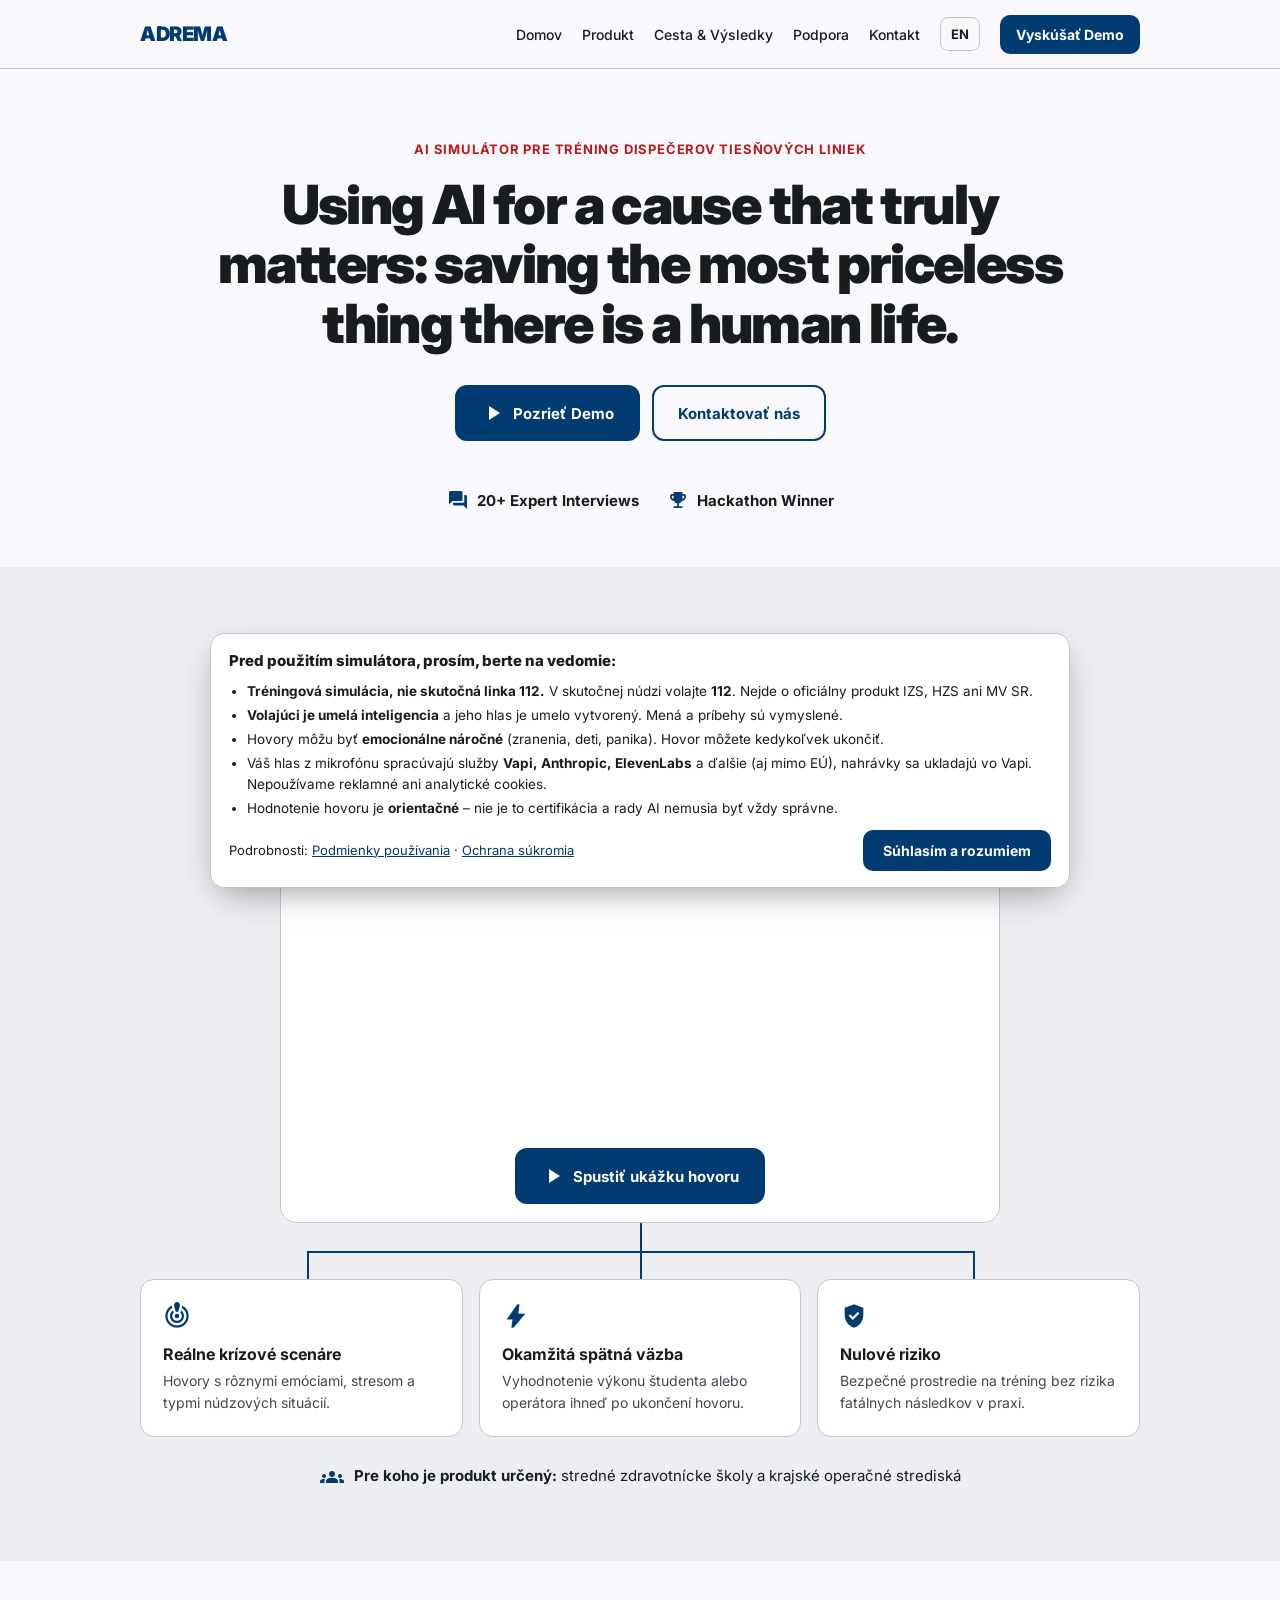
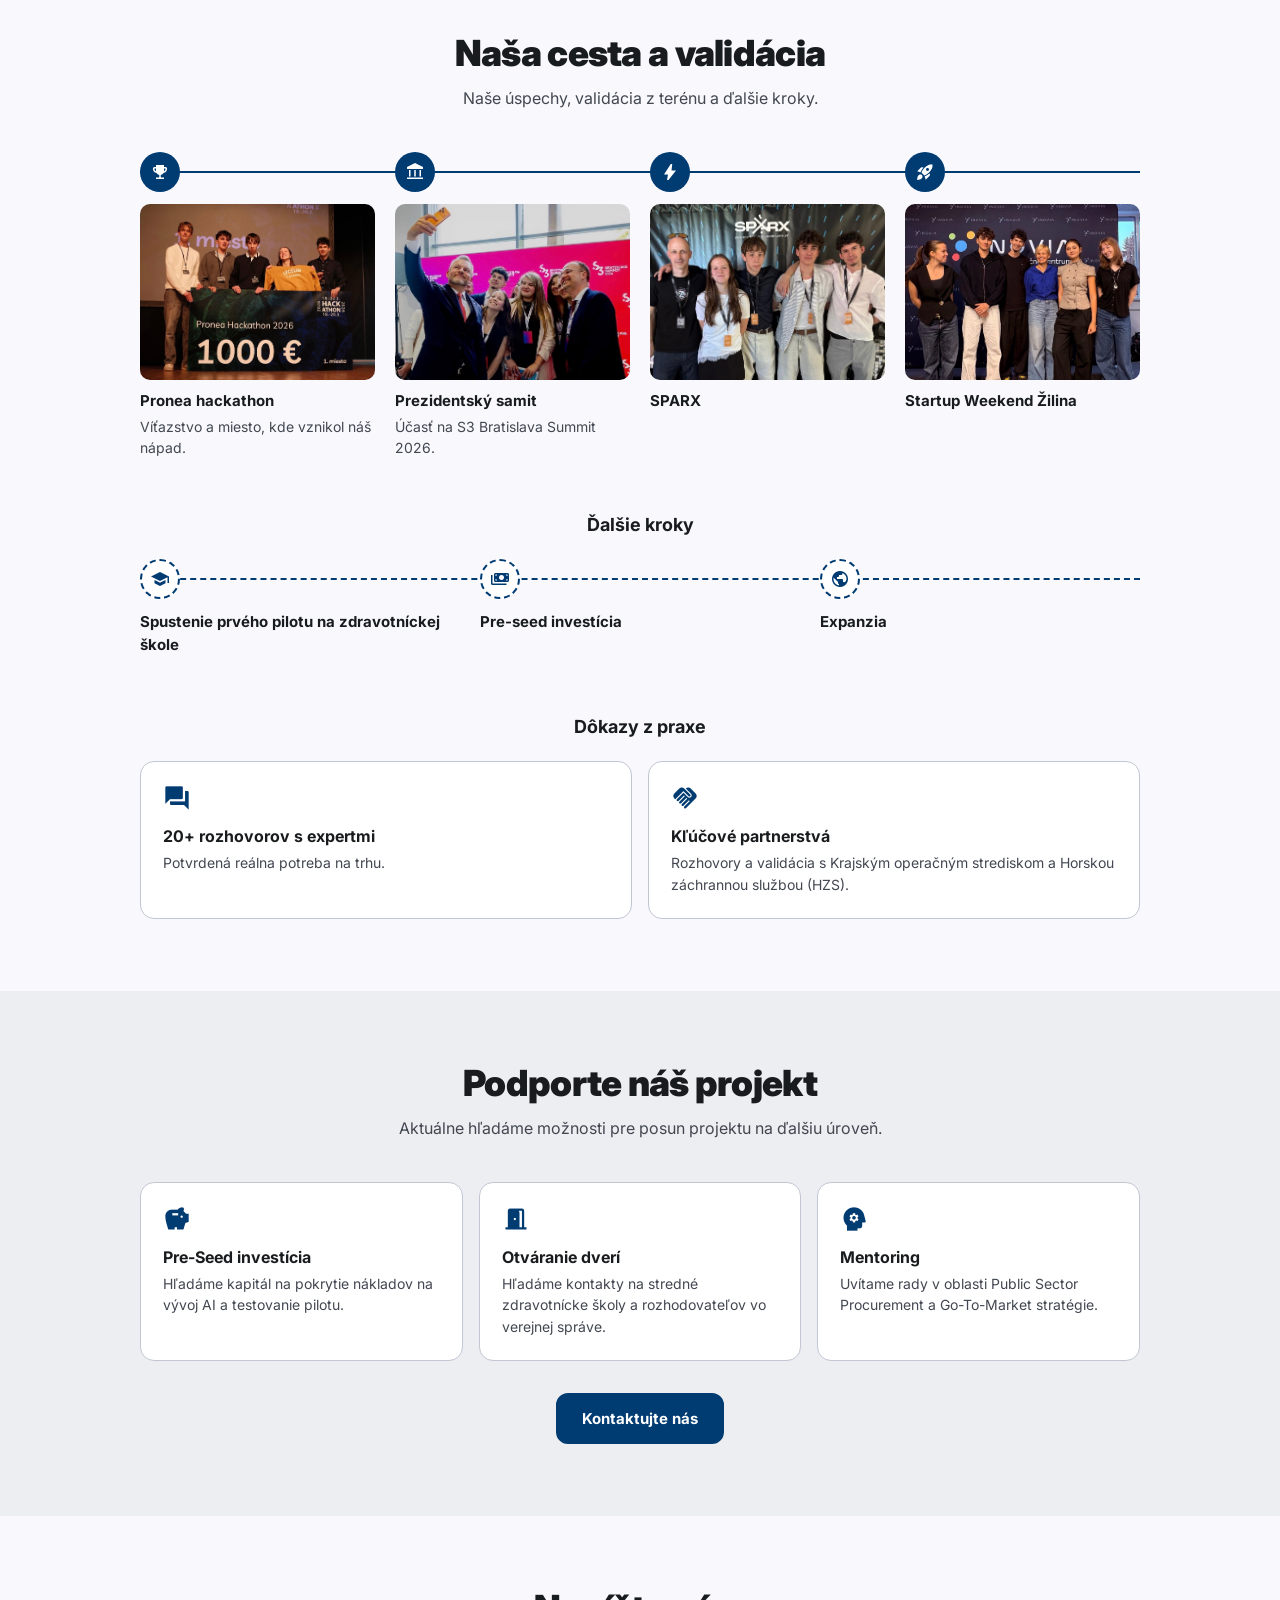
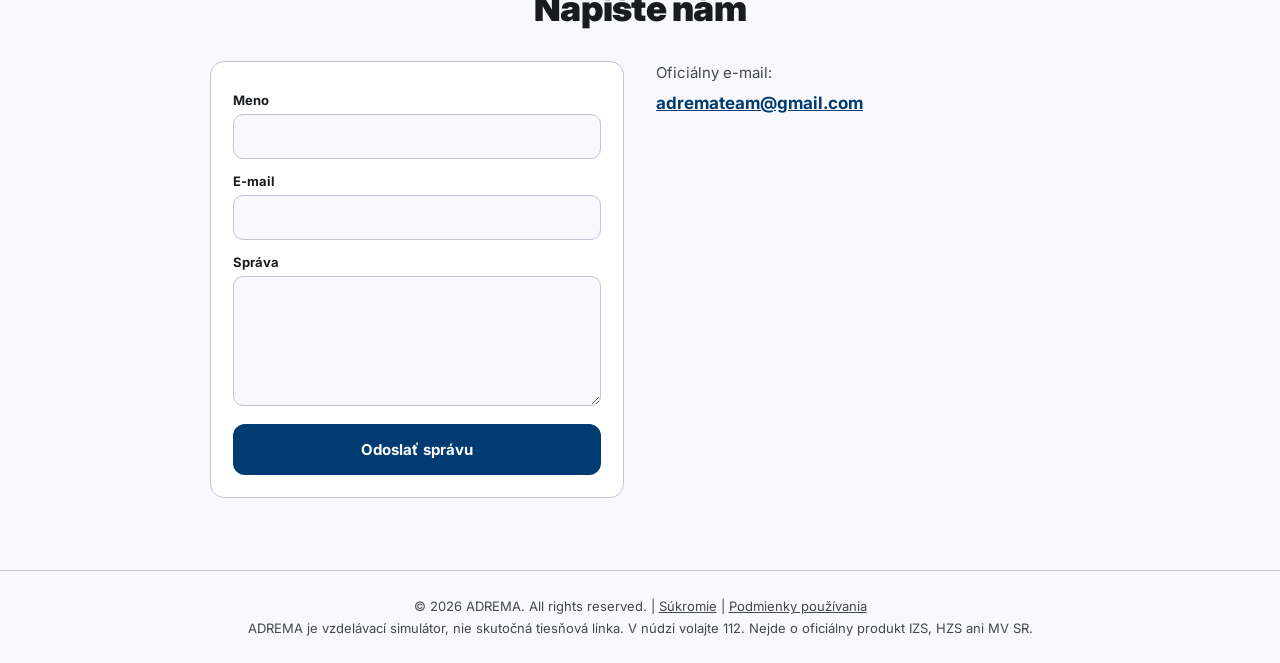
<file: index.html>
<!DOCTYPE html>
<html lang="sk">
<head>
  <meta charset="utf-8" />
  <meta name="viewport" content="width=device-width, initial-scale=1" />
  <title>ADREMA – AI simulátor pre tréning dispečerov</title>
  <meta name="description" content="AI simulátor pre tréning dispečerov tiesňových liniek." />
  <link href="https://fonts.googleapis.com/css2?family=Inter:wght@400;500;700;900&display=swap" rel="stylesheet" />
  <link href="https://fonts.googleapis.com/css2?family=Material+Symbols+Outlined:wght,FILL@400,0..1&display=swap" rel="stylesheet" />
  <script>
    // Rovnaký motív ako v simulátore (svetlý / tmavý)
    try {
      const theme = localStorage.getItem('theme');
      if (theme === 'dark') document.documentElement.classList.add('dark');
      if (theme === 'light') document.documentElement.classList.add('light');
    } catch (e) { }
  </script>
  <script src="privacy-notice.js" defer></script>
  <style>
    :root {
      --primary: #003b72;
      --primary-hover: #00529b;
      --bg: #f9f9fd;
      --text: #191c1e;
      --muted: #424751;
      --card: #ffffff;
      --border: #c2c6d3;
      --field: #edeef1;
      --accent: #ba1a1a;
      --on-primary: #ffffff;
      color-scheme: light;
    }
    @media (prefers-color-scheme: dark) {
      :root:not(.light) { --primary: #a6c8ff; --primary-hover: #d5e3ff; --bg: #111418; --text: #e2e2e6; --muted: #c2c6d3; --card: #1c2026; --border: #2e3440; --field: #262b33; --accent: #ffb4ab; --on-primary: #111418; color-scheme: dark; }
    }
    :root.dark { --primary: #a6c8ff; --primary-hover: #d5e3ff; --bg: #111418; --text: #e2e2e6; --muted: #c2c6d3; --card: #1c2026; --border: #2e3440; --field: #262b33; --accent: #ffb4ab; --on-primary: #111418; color-scheme: dark; }

    * { box-sizing: border-box; }
    html { scroll-behavior: smooth; scroll-padding-top: 88px; }
    @media (prefers-reduced-motion: reduce) { html { scroll-behavior: auto; } }
    body {
      margin: 0;
      background: var(--bg);
      color: var(--text);
      font-family: 'Inter', -apple-system, BlinkMacSystemFont, 'Segoe UI', sans-serif;
    }
    a { color: inherit; }
    .wrap { width: 100%; max-width: 1040px; margin: 0 auto; padding: 0 20px; }
    .material-symbols-outlined { font-variation-settings: 'FILL' 1; }

    /* Horná lišta */
    .nav { position: sticky; top: 0; z-index: 10; background: var(--bg); border-bottom: 1px solid var(--border); }
    .nav .wrap { display: flex; align-items: center; gap: 20px; min-height: 68px; }
    .logo { font-weight: 900; font-size: 20px; letter-spacing: -0.02em; color: var(--primary); text-decoration: none; margin-right: auto; }
    .menu { display: flex; align-items: center; gap: 20px; list-style: none; margin: 0; padding: 0; font-size: 14px; font-weight: 500; }
    .menu a { text-decoration: none; }
    .menu a:hover { color: var(--primary); }
    .lang, .burger { background: none; border: 1px solid var(--border); border-radius: 8px; color: var(--text); font: inherit; font-size: 13px; font-weight: 700; padding: 8px 10px; cursor: pointer; }
    .burger { display: none; padding: 6px 8px; line-height: 0; }
    .btn {
      display: inline-flex; align-items: center; justify-content: center; gap: 8px;
      background: var(--primary); color: var(--on-primary);
      font: inherit; font-size: 15px; font-weight: 700;
      padding: 14px 24px; border: 2px solid var(--primary); border-radius: 12px;
      text-decoration: none; cursor: pointer;
      transition: background 0.15s, transform 0.1s;
    }
    .btn:hover { background: var(--primary-hover); border-color: var(--primary-hover); }
    .btn:active { transform: scale(0.97); }
    .btn.ghost { background: transparent; color: var(--primary); }
    .btn.ghost:hover { background: var(--field); border-color: var(--primary); }
    .btn.small { font-size: 14px; padding: 9px 14px; border-radius: 10px; white-space: nowrap; }
    :focus-visible { outline: 3px solid var(--primary-hover); outline-offset: 2px; }

    /* Sekcie */
    section { padding: 72px 0; }
    section.alt { background: var(--field); }
    h2 { font-size: clamp(26px, 4vw, 36px); font-weight: 900; letter-spacing: -0.02em; line-height: 1.15; margin: 0 0 12px; text-align: center; }
    .intro { color: var(--muted); font-size: 16px; line-height: 1.6; text-align: center; max-width: 620px; margin: 0 auto 40px; }
    h3.sub { font-size: 18px; margin: 56px 0 24px; text-align: center; }
    .grid { display: grid; grid-template-columns: repeat(3, 1fr); gap: 16px; }
    .tile { background: var(--card); border: 1px solid var(--border); border-radius: 14px; padding: 22px; }
    .tile .material-symbols-outlined { color: var(--primary); font-size: 28px; }
    .tile h3 { font-size: 16px; margin: 10px 0 6px; }
    .tile p { font-size: 14px; line-height: 1.55; color: var(--muted); margin: 0; }

    /* Úvod */
    .hero { text-align: center; padding: 72px 0 56px; }
    .eyebrow { color: var(--accent); font-size: 13px; font-weight: 700; letter-spacing: 0.06em; text-transform: uppercase; margin: 0 0 18px; }
    h1 { font-size: clamp(32px, 5.4vw, 54px); line-height: 1.1; font-weight: 900; letter-spacing: -0.03em; margin: 0 auto 32px; max-width: 880px; }
    .actions { display: flex; flex-wrap: wrap; justify-content: center; gap: 12px; }
    .stats { display: flex; flex-wrap: wrap; justify-content: center; gap: 8px 28px; margin: 48px 0 0; padding: 0; list-style: none; font-size: 15px; font-weight: 700; }
    .stats li { display: flex; align-items: center; gap: 8px; }
    .stats .material-symbols-outlined { color: var(--primary); font-size: 22px; }

    /* Ukážka hovoru */
    .demo { background: var(--card); border: 1px solid var(--border); border-radius: 16px; max-width: 720px; margin: 0 auto; overflow: hidden; }
    .demo-head { display: flex; align-items: center; justify-content: space-between; gap: 12px; flex-wrap: wrap; padding: 14px 18px; border-bottom: 1px solid var(--border); font-size: 13px; font-weight: 700; }
    .demo-head span { display: inline-flex; align-items: center; gap: 8px; }
    .demo-head .material-symbols-outlined { color: var(--accent); font-size: 20px; }
    .demo-log { list-style: none; margin: 0; padding: 18px; min-height: 340px; display: flex; flex-direction: column; gap: 10px; }
    .demo-log li { max-width: 84%; padding: 10px 14px; border-radius: 12px; font-size: 14px; line-height: 1.45; background: var(--field); }
    .demo-log li b { display: block; font-size: 11px; letter-spacing: 0.04em; text-transform: uppercase; color: var(--muted); margin-bottom: 2px; }
    .demo-log li.me { align-self: flex-end; background: var(--primary); color: var(--on-primary); }
    .demo-log li.me b { color: inherit; }
    .demo-log li.fb { align-self: stretch; max-width: 100%; background: none; border: 2px solid var(--primary); padding: 14px; }
    .fb-head { display: flex; align-items: center; justify-content: space-between; gap: 12px; margin-bottom: 8px; }
    .fb-head b { margin: 0; }
    .fb-score { font-size: 20px; font-weight: 900; color: var(--primary); white-space: nowrap; }
    .fb-good::before { content: '✓  '; color: var(--primary); font-weight: 900; }
    .fb-tip { margin-top: 6px; color: var(--muted); }
    .fb-tip::before { content: '→  '; font-weight: 900; }
    .demo-foot { padding: 0 18px 18px; text-align: center; }

    /* Paličky z ukážky k funkciám */
    .sticks { position: relative; max-width: 100%; height: 56px; }
    .sticks::before { content: ''; position: absolute; left: 50%; top: 0; height: 28px; border-left: 2px solid var(--primary); }
    .sticks i { position: absolute; top: 28px; height: 28px; border-left: 2px solid var(--primary); }
    .sticks i:nth-child(1) { left: 16.66%; }
    .sticks i:nth-child(2) { left: 50%; }
    .sticks i:nth-child(3) { left: 83.33%; }
    .sticks::after { content: ''; position: absolute; left: 16.66%; right: 16.66%; top: 28px; border-top: 2px solid var(--primary); }

    .audience { display: flex; align-items: center; justify-content: center; gap: 10px; text-align: center; margin: 28px 0 0; font-size: 15px; line-height: 1.5; }
    .audience .material-symbols-outlined { color: var(--primary); }

    /* Časová os */
    .timeline { list-style: none; margin: 0; padding: 0; display: grid; grid-auto-flow: column; grid-auto-columns: 1fr; gap: 20px; position: relative; }
    .timeline::before { content: ''; position: absolute; left: 0; right: 0; top: 19px; border-top: 2px solid var(--primary); }
    .timeline.next::before { border-top-style: dashed; }
    .timeline li { position: relative; font-size: 14px; line-height: 1.5; }
    .timeline .dot { position: relative; display: flex; align-items: center; justify-content: center; width: 40px; height: 40px; border-radius: 50%; background: var(--primary); color: var(--on-primary); margin-bottom: 12px; }
    .timeline.next .dot { background: var(--card); color: var(--primary); border: 2px dashed var(--primary); }
    .timeline .dot .material-symbols-outlined { font-size: 20px; }
    .timeline .photo { display: block; width: 100%; height: auto; aspect-ratio: 4 / 3; object-fit: cover; border-radius: 10px; margin-bottom: 10px; }
    .timeline .photo.top { object-position: top; }
    .timeline b { display: block; font-size: 15px; margin-bottom: 4px; }
    .timeline span.t { color: var(--muted); }
    .two { grid-template-columns: repeat(2, 1fr); }

    /* Kontakt */
    .contact { display: grid; grid-template-columns: 1fr 1fr; gap: 32px; align-items: start; max-width: 860px; margin: 0 auto; }
    form { display: grid; gap: 6px; }
    label { font-size: 13px; font-weight: 700; margin-top: 8px; }
    input, textarea { width: 100%; font: inherit; font-size: 15px; color: var(--text); background: var(--bg); border: 1px solid var(--border); border-radius: 10px; padding: 12px; }
    textarea { min-height: 130px; resize: vertical; }
    form .btn { margin-top: 12px; }
    .form-note { font-size: 13px; line-height: 1.5; color: var(--muted); margin: 8px 0 0; }
    .direct p { font-size: 15px; line-height: 1.6; color: var(--muted); margin: 0 0 8px; }
    .direct a { font-size: 17px; font-weight: 700; color: var(--primary); overflow-wrap: anywhere; }

    footer { border-top: 1px solid var(--border); padding: 24px 0; text-align: center; font-size: 13px; line-height: 1.7; color: var(--muted); }

    @media (max-width: 960px) {
      .burger { display: block; }
      .menu { display: none; position: absolute; left: 0; right: 0; top: 100%; flex-direction: column; align-items: flex-start; gap: 0; background: var(--bg); border-bottom: 1px solid var(--border); padding: 8px 20px 12px; }
      .menu.open { display: flex; }
      .menu a { display: block; padding: 10px 0; font-size: 16px; }
    }
    @media (max-width: 760px) {
      section { padding: 56px 0; }
      .grid, .two, .contact { grid-template-columns: 1fr; }
      .sticks::after, .sticks i { display: none; }
      .sticks { height: 32px; }
      .sticks::before { height: 32px; }
      .timeline { grid-auto-flow: row; gap: 24px; }
      .timeline::before { left: 19px; right: auto; top: 0; bottom: 0; border-top: 0; border-left: 2px solid var(--primary); }
      .timeline.next::before { border-left-style: dashed; }
      .timeline li { padding-left: 56px; min-height: 40px; }
      .timeline .dot { position: absolute; left: 0; top: 0; margin: 0; }
    }
  </style>
</head>
<body>
  <nav class="nav">
    <div class="wrap">
      <a class="logo" href="#domov">ADREMA</a>
      <ul class="menu" id="menu">
        <li><a href="#domov" data-en="Home">Domov</a></li>
        <li><a href="#produkt" data-en="Product">Produkt</a></li>
        <li><a href="#cesta" data-en="Our Journey">Cesta &amp; Výsledky</a></li>
        <li><a href="#podpora" data-en="Support Us">Podpora</a></li>
        <li><a href="#kontakt" data-en="Contact">Kontakt</a></li>
      </ul>
      <button class="lang" id="lang" type="button" aria-label="Zmeniť jazyk / Change language">EN</button>
      <a class="btn small" href="#produkt" data-en="Watch Demo">Vyskúšať Demo</a>
      <button class="burger" id="burger" type="button" aria-label="Menu" aria-expanded="false" aria-controls="menu"><span class="material-symbols-outlined">menu</span></button>
    </div>
  </nav>

  <main>
    <div class="hero wrap" id="domov">
      <p class="eyebrow" data-en="AI Voice Simulator for Emergency Dispatcher Training">AI simulátor pre tréning dispečerov tiesňových liniek</p>
      <h1>Using AI for a cause that truly matters: saving the most priceless thing there is a human life.</h1>
      <div class="actions">
        <a class="btn" href="#produkt"><span class="material-symbols-outlined">play_arrow</span><span data-en="Watch Demo">Pozrieť Demo</span></a>
        <a class="btn ghost" href="#kontakt" data-en="Get in Touch">Kontaktovať nás</a>
      </div>
      <ul class="stats">
        <li><span class="material-symbols-outlined">forum</span>20+ Expert Interviews</li>
        <li><span class="material-symbols-outlined">emoji_events</span>Hackathon Winner</li>
      </ul>
    </div>

    <section class="alt" id="produkt">
      <div class="wrap">
        <h2 data-en="How ADREMA works">Ako funguje ADREMA</h2>
        <p class="intro" data-en="A sample transcript of a call between a dispatcher and an AI caller.">Ukážkový prepis hovoru medzi dispečerom a AI volajúcim.</p>
        <div class="demo">
          <div class="demo-head">
            <span><span class="material-symbols-outlined">emergency</span><span data-en="Sample call · fictional scenario">Ukážkový hovor · vymyslený scenár</span></span>
          </div>
          <ol class="demo-log" id="demo-log" aria-live="polite"></ol>
          <div class="demo-foot">
            <button class="btn" id="demo-play" type="button"><span class="material-symbols-outlined">play_arrow</span><span id="demo-label" data-en="Play Demo Call">Spustiť ukážku hovoru</span></button>
          </div>
        </div>
        <div class="sticks" aria-hidden="true"><i></i><i></i><i></i></div>
        <div class="grid">
          <div class="tile"><span class="material-symbols-outlined">crisis_alert</span><h3 data-en="Realistic Crisis Scenarios">Reálne krízové scenáre</h3><p data-en="Calls with different emotions, stress levels and types of emergencies.">Hovory s rôznymi emóciami, stresom a typmi núdzových situácií.</p></div>
          <div class="tile"><span class="material-symbols-outlined">bolt</span><h3 data-en="Instant AI Feedback">Okamžitá spätná väzba</h3><p data-en="Performance of the student or operator is evaluated right after the call ends.">Vyhodnotenie výkonu študenta alebo operátora ihneď po ukončení hovoru.</p></div>
          <div class="tile"><span class="material-symbols-outlined">verified_user</span><h3 data-en="Risk-Free Practice">Nulové riziko</h3><p data-en="A safe training environment with no risk of fatal consequences in practice.">Bezpečné prostredie na tréning bez rizika fatálnych následkov v praxi.</p></div>
        </div>
        <p class="audience"><span class="material-symbols-outlined">groups</span><span><b data-en="Who it is for:">Pre koho je produkt určený:</b> <span data-en="Secondary medical schools &amp; regional emergency dispatch centres">stredné zdravotnícke školy a krajské operačné strediská</span></span></p>
      </div>
    </section>

    <section id="cesta">
      <div class="wrap">
        <h2 data-en="Our Journey &amp; Validation">Naša cesta a validácia</h2>
        <p class="intro" data-en="Our achievements, validation from the field and next steps.">Naše úspechy, validácia z terénu a ďalšie kroky.</p>
        <ol class="timeline">
          <li><div class="dot"><span class="material-symbols-outlined">emoji_events</span></div><img class="photo" src="fotky/pronea-hackathon.jpg" alt="Pronea Hackathon 2026" width="1091" height="851" loading="lazy" /><b data-en="Pronea Hackathon">Pronea hackathon</b><span class="t" data-en="Our win, and where our idea was born.">Víťazstvo a miesto, kde vznikol náš nápad.</span></li>
          <li><div class="dot"><span class="material-symbols-outlined">account_balance</span></div><img class="photo top" src="fotky/summit.jpg" alt="S3 Bratislava Summit 2026" width="994" height="878" loading="lazy" /><b data-en="Presidential Summit">Prezidentský samit</b><span class="t" data-en="Participation in the S3 Bratislava Summit 2026.">Účasť na S3 Bratislava Summit 2026.</span></li>
          <li><div class="dot"><span class="material-symbols-outlined">bolt</span></div><img class="photo" src="fotky/sparx.jpg" alt="SPARX" width="1080" height="720" loading="lazy" /><b>SPARX</b></li>
          <li><div class="dot"><span class="material-symbols-outlined">rocket_launch</span></div><img class="photo top" src="fotky/startup-weekend-zilina.jpg" alt="Startup Weekend Žilina" width="1153" height="953" loading="lazy" /><b>Startup Weekend Žilina</b></li>
        </ol>

        <h3 class="sub" data-en="Next steps">Ďalšie kroky</h3>
        <ol class="timeline next">
          <li><div class="dot"><span class="material-symbols-outlined">school</span></div><b data-en="First pilot at a medical school">Spustenie prvého pilotu na zdravotníckej škole</b></li>
          <li><div class="dot"><span class="material-symbols-outlined">payments</span></div><b data-en="Pre-seed investment">Pre-seed investícia</b></li>
          <li><div class="dot"><span class="material-symbols-outlined">public</span></div><b data-en="Expansion">Expanzia</b></li>
        </ol>

        <h3 class="sub" data-en="Validation Highlights">Dôkazy z praxe</h3>
        <div class="grid two">
          <div class="tile"><span class="material-symbols-outlined">forum</span><h3 data-en="20+ expert interviews">20+ rozhovorov s expertmi</h3><p data-en="Confirmed a real need on the market.">Potvrdená reálna potreba na trhu.</p></div>
          <div class="tile"><span class="material-symbols-outlined">handshake</span><h3 data-en="Key partnerships">Kľúčové partnerstvá</h3><p data-en="Interviews and validation with a regional dispatch centre and the Mountain Rescue Service (HZS).">Rozhovory a validácia s Krajským operačným strediskom a Horskou záchrannou službou (HZS).</p></div>
        </div>
      </div>
    </section>

    <section class="alt" id="podpora">
      <div class="wrap">
        <h2 data-en="How You Can Support Us">Podporte náš projekt</h2>
        <p class="intro" data-en="We are looking for early-stage support and partnerships.">Aktuálne hľadáme možnosti pre posun projektu na ďalšiu úroveň.</p>
        <div class="grid">
          <div class="tile"><span class="material-symbols-outlined">savings</span><h3 data-en="Pre-Seed Investment">Pre-Seed investícia</h3><p data-en="We are looking for capital to cover AI development and pilot testing.">Hľadáme kapitál na pokrytie nákladov na vývoj AI a testovanie pilotu.</p></div>
          <div class="tile"><span class="material-symbols-outlined">door_open</span><h3 data-en="Door Opening">Otváranie dverí</h3><p data-en="We are looking for contacts at secondary medical schools and decision-makers in public administration.">Hľadáme kontakty na stredné zdravotnícke školy a rozhodovateľov vo verejnej správe.</p></div>
          <div class="tile"><span class="material-symbols-outlined">psychology</span><h3>Mentoring</h3><p data-en="We welcome advice on Public Sector Procurement and Go-To-Market strategy.">Uvítame rady v oblasti Public Sector Procurement a Go-To-Market stratégie.</p></div>
        </div>
        <div class="actions" style="margin-top:32px"><a class="btn" href="#kontakt" data-en="Contact Us">Kontaktujte nás</a></div>
      </div>
    </section>

    <section id="kontakt">
      <div class="wrap">
        <h2 style="margin-bottom:32px" data-en="Get in Touch">Napíšte nám</h2>
        <div class="contact">
          <form class="tile" id="contact-form">
            <label for="c-name" data-en="Name">Meno</label>
            <input id="c-name" type="text" autocomplete="name" required maxlength="100" />
            <label for="c-email">E-mail</label>
            <input id="c-email" type="email" autocomplete="email" required maxlength="150" />
            <label for="c-message" data-en="Message">Správa</label>
            <textarea id="c-message" required maxlength="2000"></textarea>
            <button class="btn" type="submit" data-en="Send Message">Odoslať správu</button>
            <p class="form-note" id="form-note" hidden role="status" data-en="Your e-mail app has opened with the message ready. Press send there. If nothing happened, write to us directly.">Otvorila sa vaša e-mailová aplikácia s pripravenou správou. Odošlite ju v nej. Ak sa nič nestalo, napíšte nám priamo.</p>
          </form>
          <div class="direct">
            <p data-en="Official e-mail:">Oficiálny e-mail:</p>
            <a href="mailto:adremateam@gmail.com">adremateam@gmail.com</a>
          </div>
        </div>
      </div>
    </section>
  </main>

  <footer>
    <div class="wrap">
      <div>© 2026 ADREMA. All rights reserved. | <a href="sukromie.html" data-en="Privacy Policy">Súkromie</a> | <a href="podmienky.html" data-en="Terms of Use">Podmienky používania</a></div>
      <div data-en="ADREMA is an educational simulator, not a real emergency line. In an emergency call 112. It is not an official product of the IZS, HZS or the Ministry of Interior of the Slovak Republic.">ADREMA je vzdelávací simulátor, nie skutočná tiesňová linka. V núdzi volajte 112. Nejde o oficiálny produkt IZS, HZS ani MV SR.</div>
    </div>
  </footer>

  <script>
    const DEMO = {
      sk: {
        me: 'Dispečer', them: 'Volajúci',
        fb: {
          title: 'Spätná väzba pre dispečera · ukážka', score: 58,
          good: ['Vedomie overené', 'Dýchanie overené', 'Volajúci upokojený'],
          tip: 'Adresa nebola zistená, takže pomoc nevie, kam ísť. Opýtaj sa na ňu hneď na začiatku hovoru.'
        },
        lines: [
          [1, 'Linka 112, čo sa stalo?'],
          [0, 'Prosím rýchlo! Môj priateľ leží v kúpeľni a nereaguje!'],
          [1, 'Reaguje, keď naňho hovoríte?'],
          [0, 'Nie, vôbec! Skúšal som ním aj zatriasť!'],
          [1, 'Dýcha? Pozrite sa, či sa mu hýbe hrudník.'],
          [0, 'Neviem... áno, myslím že áno, ale veľmi slabo!'],
          [1, 'Pomoc je na ceste. Ostaňte pri ňom, poviem vám, čo máte robiť.']
        ]
      },
      en: {
        me: 'Dispatcher', them: 'Caller',
        fb: {
          title: 'Dispatcher feedback · sample', score: 58,
          good: ['Consciousness checked', 'Breathing checked', 'Caller reassured'],
          tip: 'The address was never established, so help does not know where to go. Ask for it at the very start of the call.'
        },
        lines: [
          [1, 'Emergency line 112, what happened?'],
          [0, 'Please hurry! My friend is lying in the bathroom and not responding!'],
          [1, 'Does he respond when you talk to him?'],
          [0, 'No, not at all! I even tried shaking him!'],
          [1, 'Is he breathing? Look whether his chest is moving.'],
          [0, 'I don’t know... yes, I think so, but very weakly!'],
          [1, 'Help is on the way. Stay with him, I will tell you what to do.']
        ]
      }
    };

    let lang = 'sk';
    try { if (localStorage.getItem('adrema_site_lang') === 'en') lang = 'en'; } catch (e) { }

    const log = document.getElementById('demo-log');
    let demoTimer = null;

    function stopDemo() {
      clearTimeout(demoTimer);
      log.textContent = '';
    }

    function addLine([isMe, text]) {
      const d = DEMO[lang];
      const li = document.createElement('li');
      if (isMe) li.className = 'me';
      const who = document.createElement('b');
      who.textContent = isMe ? d.me : d.them;
      li.append(who, text);
      log.append(li);
    }

    function playDemo() {
      stopDemo();
      const d = DEMO[lang];
      const finish = () => {
        const li = document.createElement('li');
        li.className = 'fb';
        const line = (tag, cls, text) => {
          const el = document.createElement(tag);
          if (cls) el.className = cls;
          el.textContent = text;
          return el;
        };
        const head = line('div', 'fb-head', '');
        head.append(line('b', '', d.fb.title), line('span', 'fb-score', d.fb.score + ' / 100'));
        li.append(head);
        d.fb.good.forEach(text => li.append(line('div', 'fb-good', text)));
        li.append(line('div', 'fb-tip', d.fb.tip));
        log.append(li);
      };
      if (matchMedia('(prefers-reduced-motion: reduce)').matches) {
        d.lines.forEach(addLine);
        finish();
        return;
      }
      let i = 0;
      const next = () => {
        if (i >= d.lines.length) return finish();
        addLine(d.lines[i++]);
        demoTimer = setTimeout(next, 1500);
      };
      next();
    }

    function applyLang() {
      document.documentElement.lang = lang;
      document.querySelectorAll('[data-en]').forEach(el => {
        if (el.dataset.sk === undefined) el.dataset.sk = el.textContent;
        el.textContent = lang === 'en' ? el.dataset.en : el.dataset.sk;
      });
      document.title = lang === 'en' ? 'ADREMA – AI Voice Simulator for Emergency Dispatcher Training' : 'ADREMA – AI simulátor pre tréning dispečerov';
      document.getElementById('lang').textContent = lang === 'en' ? 'SK' : 'EN';
      stopDemo();
    }

    document.getElementById('demo-play').addEventListener('click', playDemo);

    document.getElementById('lang').addEventListener('click', () => {
      lang = lang === 'en' ? 'sk' : 'en';
      try { localStorage.setItem('adrema_site_lang', lang); } catch (e) { }
      applyLang();
    });

    const menu = document.getElementById('menu');
    const burger = document.getElementById('burger');
    burger.addEventListener('click', () => {
      burger.setAttribute('aria-expanded', menu.classList.toggle('open'));
    });
    menu.addEventListener('click', (e) => {
      if (e.target.closest('a')) {
        menu.classList.remove('open');
        burger.setAttribute('aria-expanded', 'false');
      }
    });

    // Web je statický, správu preto odošle e-mailová aplikácia návštevníka
    document.getElementById('contact-form').addEventListener('submit', (e) => {
      e.preventDefault();
      const name = document.getElementById('c-name').value.trim();
      const email = document.getElementById('c-email').value.trim();
      const message = document.getElementById('c-message').value.trim();
      const subject = encodeURIComponent('ADREMA – správa od ' + name);
      const body = encodeURIComponent(message + '\n\n' + name + '\n' + email);
      location.href = 'mailto:adremateam@gmail.com?subject=' + subject + '&body=' + body;
      document.getElementById('form-note').hidden = false;
    });

    applyLang();
  </script>
</body>
</html>
</file>
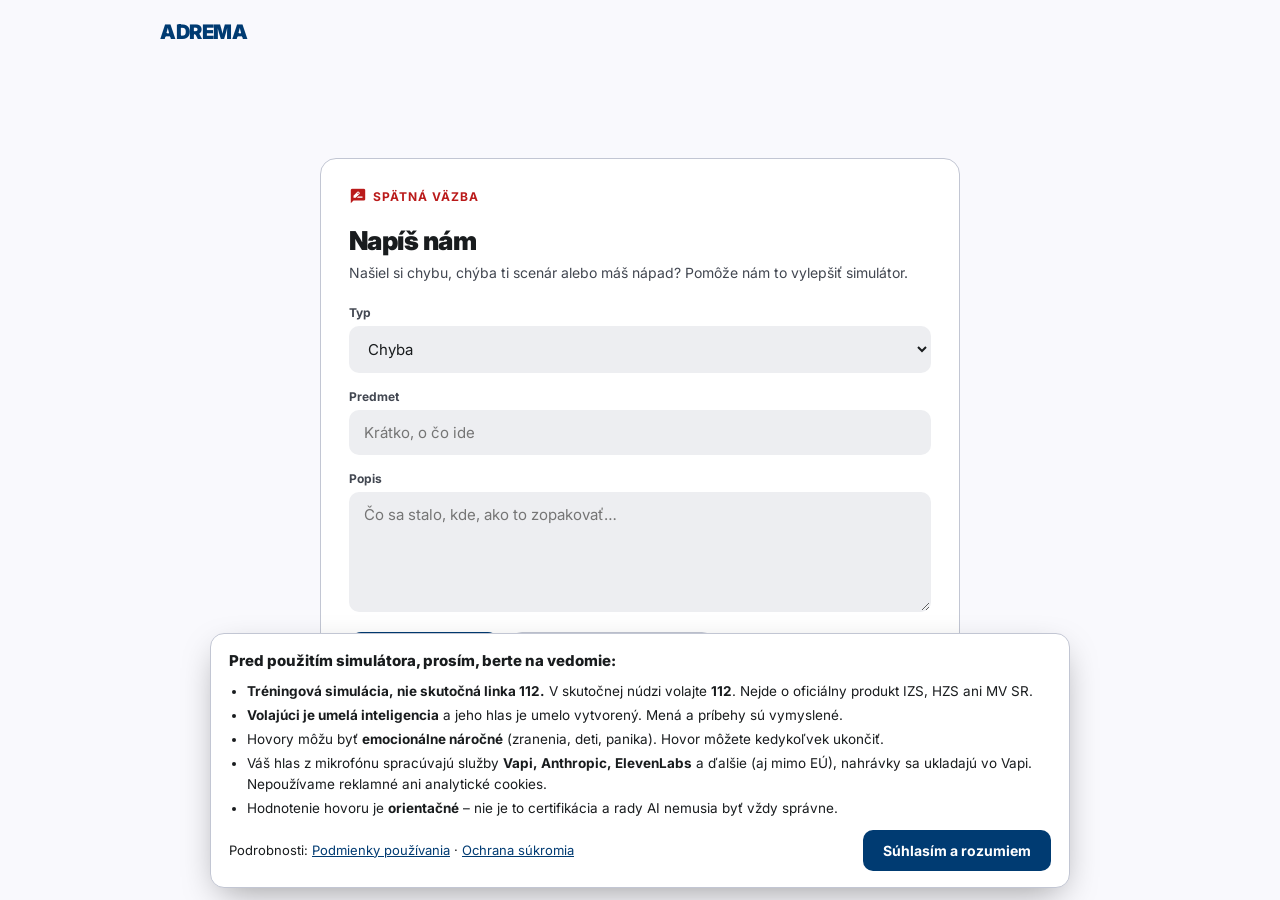
<file: feedback.html>
<!DOCTYPE html>
<html lang="sk">
<head>
  <meta charset="utf-8" />
  <meta name="viewport" content="width=device-width, initial-scale=1" />
  <title>Spätná väzba – ADREMA</title>
  <link href="https://fonts.googleapis.com/css2?family=Inter:wght@400;500;700;900&display=swap" rel="stylesheet" />
  <link href="https://fonts.googleapis.com/css2?family=Material+Symbols+Outlined:wght,FILL@400,0..1&display=swap" rel="stylesheet" />
  <link href="site.css" rel="stylesheet" />
  <script>
    try {
      const theme = localStorage.getItem('theme');
      if (theme === 'dark') document.documentElement.classList.add('dark');
      if (theme === 'light') document.documentElement.classList.add('light');
    } catch (e) { }
  </script>
  <script src="privacy-notice.js" defer></script>
</head>
<body>
  <header><a class="logo" href="index.html">ADREMA</a></header>

  <main>
    <form class="card" id="fb-form">
      <div class="badge"><span class="material-symbols-outlined">rate_review</span>Spätná väzba</div>
      <h1>Napíš nám</h1>
      <p class="sub">Našiel si chybu, chýba ti scenár alebo máš nápad? Pomôže nám to vylepšiť simulátor.</p>

      <label class="field" for="category">Typ</label>
      <select id="category" required>
        <option value="bug">Chyba</option>
        <option value="scenario">Nový scenár</option>
        <option value="feature">Nová funkcia</option>
        <option value="ui">Dizajn</option>
        <option value="other">Iné</option>
      </select>

      <label class="field" for="subject">Predmet</label>
      <input id="subject" type="text" required maxlength="120" placeholder="Krátko, o čo ide" />

      <label class="field" for="description">Popis</label>
      <textarea id="description" required maxlength="4000" placeholder="Čo sa stalo, kde, ako to zopakovať…"></textarea>

      <div class="row">
        <button class="btn" type="submit"><span class="material-symbols-outlined">send</span>Odoslať</button>
        <a class="btn secondary" href="simulator.html">Späť do simulátora</a>
      </div>
      <p class="note" id="status" role="status" aria-live="polite"></p>
    </form>
  </main>

  <footer>ADREMA · Adaptive Rescue Management Simulator · <a href="podmienky.html" style="color:inherit">Podmienky používania</a> · <a href="sukromie.html" style="color:inherit">Ochrana súkromia</a></footer>

  <script>
    // Ukladá sa do rovnakého úložiska, ktoré číta admin v záložke „Spätná väzba“ (adrema_feedbacks)
    document.getElementById('fb-form').addEventListener('submit', (e) => {
      e.preventDefault();
      const status = document.getElementById('status');
      const item = {
        id: Date.now(),
        category: document.getElementById('category').value,
        subject: document.getElementById('subject').value.trim(),
        description: document.getElementById('description').value.trim(),
        user: (() => { try { return localStorage.getItem('adrema_user_name') || 'Anonym'; } catch (err) { return 'Anonym'; } })(),
        date: new Date().toLocaleString('sk-SK'),
        status: 'Nové'
      };
      if (!item.subject || !item.description) return;
      try {
        const list = JSON.parse(localStorage.getItem('adrema_feedbacks') || '[]');
        list.unshift(item);
        localStorage.setItem('adrema_feedbacks', JSON.stringify(list));
        e.target.reset();
        status.className = 'note msg-ok';
        status.textContent = 'Ďakujeme, spätná väzba bola uložená.';
      } catch (err) {
        status.className = 'note';
        status.textContent = 'Uloženie zlyhalo – prehliadač neumožňuje ukladať dáta.';
      }
    });
  </script>
</body>
</html>
</file>
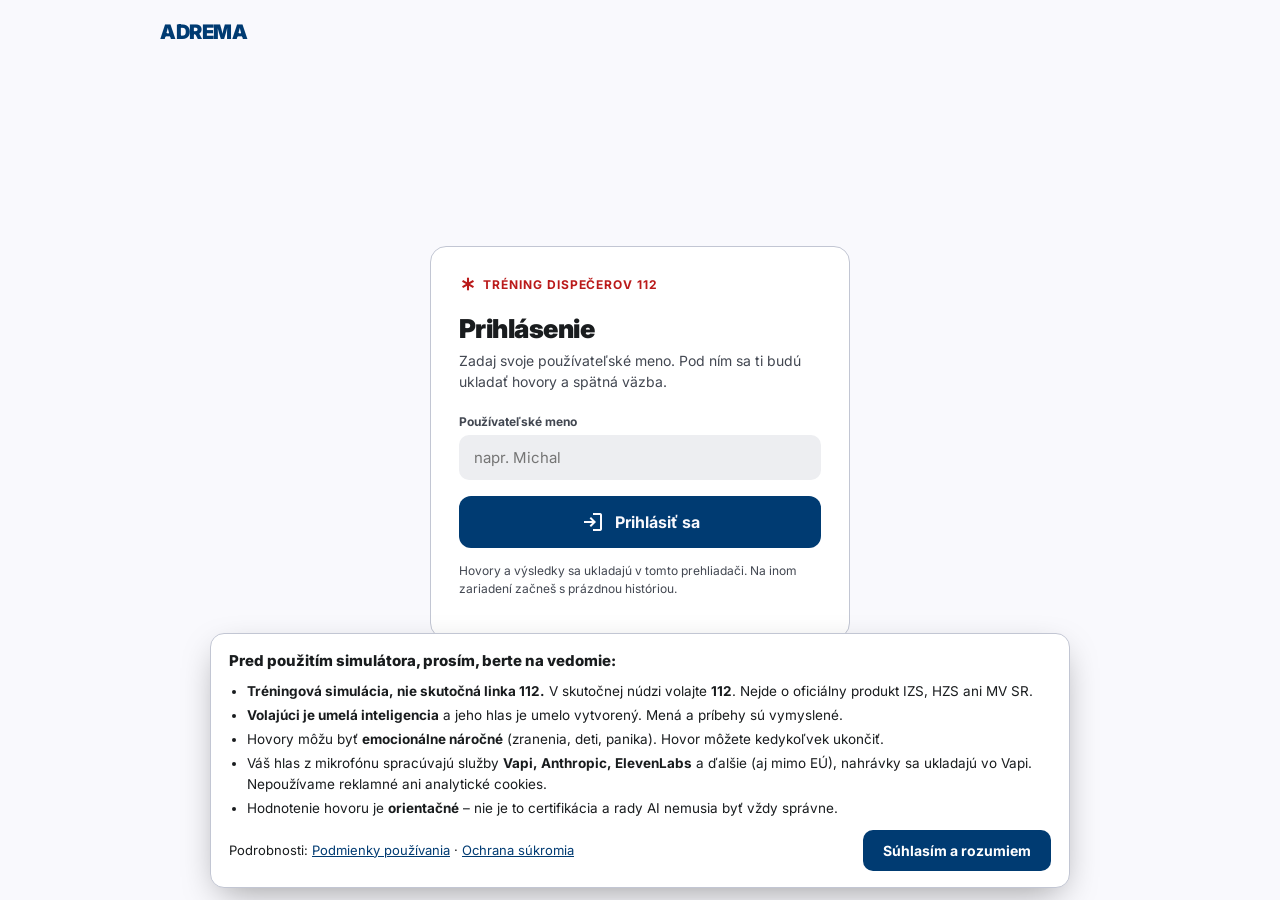
<file: login.html>
<!DOCTYPE html>
<html lang="sk">
<head>
  <meta charset="utf-8" />
  <meta name="viewport" content="width=device-width, initial-scale=1" />
  <title>Prihlásenie – ADREMA</title>
  <link href="https://fonts.googleapis.com/css2?family=Inter:wght@400;500;700;900&display=swap" rel="stylesheet" />
  <link href="https://fonts.googleapis.com/css2?family=Material+Symbols+Outlined:wght,FILL@400,0..1&display=swap" rel="stylesheet" />
  <link href="site.css" rel="stylesheet" />
  <script>
    try {
      const theme = localStorage.getItem('theme');
      if (theme === 'dark') document.documentElement.classList.add('dark');
      if (theme === 'light') document.documentElement.classList.add('light');
    } catch (e) { }
  </script>
  <script src="privacy-notice.js" defer></script>
</head>
<body>
  <header><a class="logo" href="index.html">ADREMA</a></header>

  <main>
    <form class="card" id="login-form" style="max-width:420px">
      <div class="badge"><span class="material-symbols-outlined">emergency</span>Tréning dispečerov 112</div>
      <h1>Prihlásenie</h1>
      <p class="sub">Zadaj svoje používateľské meno. Pod ním sa ti budú ukladať hovory a spätná väzba.</p>

      <label class="field" for="username">Používateľské meno</label>
      <input id="username" name="username" type="text" autocomplete="username" required maxlength="40" list="known-users" placeholder="napr. Michal" />
      <datalist id="known-users"></datalist>

      <button class="btn" type="submit" style="width:100%">
        <span class="material-symbols-outlined">login</span>Prihlásiť sa
      </button>

      <p class="note">Hovory a výsledky sa ukladajú v tomto prehliadači. Na inom zariadení začneš s prázdnou históriou.</p>
    </form>
  </main>

  <footer>ADREMA · Adaptive Rescue Management Simulator · <a href="podmienky.html" style="color:inherit">Podmienky používania</a> · <a href="sukromie.html" style="color:inherit">Ochrana súkromia</a></footer>

  <script>
    // Už prihlásený → rovno do simulátora
    try { if (localStorage.getItem('adrema_logged_in') === 'true') location.replace('simulator.html'); } catch (e) { }

    // Ponuka mien, ktoré sa na tomto zariadení už prihlásili
    try {
      const users = Object.keys(localStorage).filter(k => k.startsWith('adremaSessions_')).map(k => k.slice('adremaSessions_'.length));
      document.getElementById('known-users').innerHTML = users.map(u => `<option value="${u.replace(/"/g, '&quot;')}"></option>`).join('');
    } catch (e) { }

    document.getElementById('login-form').addEventListener('submit', (e) => {
      e.preventDefault();
      const name = document.getElementById('username').value.trim();
      if (!name) return;
      try {
        localStorage.setItem('adrema_user_name', name);
        localStorage.setItem('adrema_logged_in', 'true');
        if (!localStorage.getItem('appLang')) localStorage.setItem('appLang', 'sk');
      } catch (err) { }
      // Prvé prihlásenie na tomto zariadení → krátky úvod
      let tutorialDone = false;
      try { tutorialDone = localStorage.getItem('adrema_tutorial_done') === 'true'; } catch (err) { }
      location.href = tutorialDone ? 'simulator.html' : 'onboarding.html';
    });
  </script>
</body>
</html>
</file>
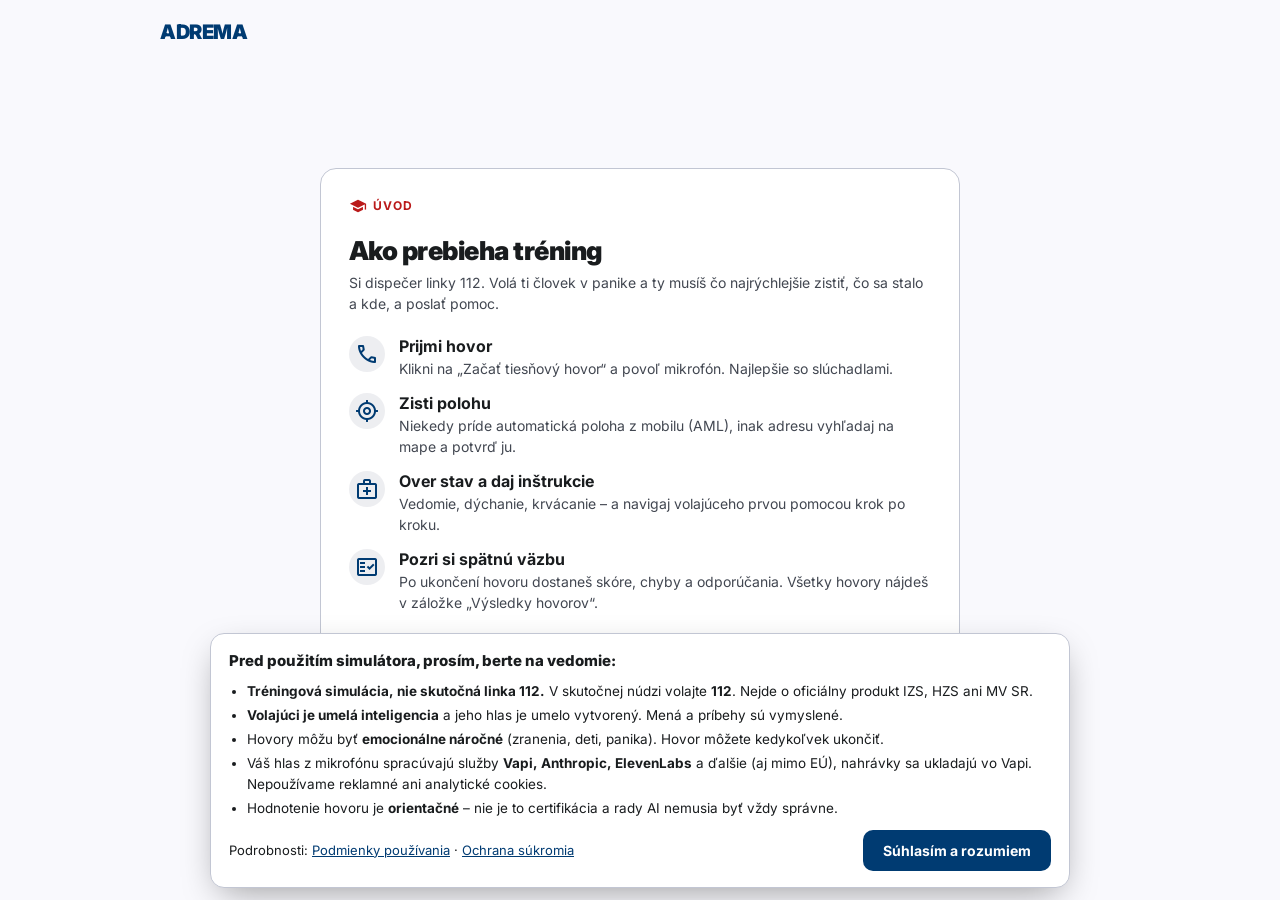
<file: onboarding.html>
<!DOCTYPE html>
<html lang="sk">
<head>
  <meta charset="utf-8" />
  <meta name="viewport" content="width=device-width, initial-scale=1" />
  <title>Ako to funguje – ADREMA</title>
  <link href="https://fonts.googleapis.com/css2?family=Inter:wght@400;500;700;900&display=swap" rel="stylesheet" />
  <link href="https://fonts.googleapis.com/css2?family=Material+Symbols+Outlined:wght,FILL@400,0..1&display=swap" rel="stylesheet" />
  <link href="site.css" rel="stylesheet" />
  <style>
    .steps { list-style: none; padding: 0; margin: 0 0 24px; display: grid; gap: 14px; }
    .steps li { display: flex; gap: 14px; align-items: flex-start; }
    .steps .num {
      flex: none; width: 36px; height: 36px; border-radius: 50%;
      display: flex; align-items: center; justify-content: center;
      background: var(--field); color: var(--primary);
    }
    .steps b { display: block; margin-bottom: 2px; }
    .steps span.t { color: var(--muted); font-size: 14px; line-height: 1.5; }
  </style>
  <script>
    try {
      const theme = localStorage.getItem('theme');
      if (theme === 'dark') document.documentElement.classList.add('dark');
      if (theme === 'light') document.documentElement.classList.add('light');
    } catch (e) { }
  </script>
  <script src="privacy-notice.js" defer></script>
</head>
<body>
  <header><a class="logo" href="index.html">ADREMA</a></header>

  <main>
    <div class="card">
      <div class="badge"><span class="material-symbols-outlined">school</span>Úvod</div>
      <h1>Ako prebieha tréning</h1>
      <p class="sub">Si dispečer linky 112. Volá ti človek v panike a ty musíš čo najrýchlejšie zistiť, čo sa stalo a kde, a poslať pomoc.</p>

      <ol class="steps">
        <li><div class="num"><span class="material-symbols-outlined">call</span></div>
          <div><b>Prijmi hovor</b><span class="t">Klikni na „Začať tiesňový hovor“ a povoľ mikrofón. Najlepšie so slúchadlami.</span></div></li>
        <li><div class="num"><span class="material-symbols-outlined">my_location</span></div>
          <div><b>Zisti polohu</b><span class="t">Niekedy príde automatická poloha z mobilu (AML), inak adresu vyhľadaj na mape a potvrď ju.</span></div></li>
        <li><div class="num"><span class="material-symbols-outlined">medical_services</span></div>
          <div><b>Over stav a daj inštrukcie</b><span class="t">Vedomie, dýchanie, krvácanie – a navigaj volajúceho prvou pomocou krok po kroku.</span></div></li>
        <li><div class="num"><span class="material-symbols-outlined">fact_check</span></div>
          <div><b>Pozri si spätnú väzbu</b><span class="t">Po ukončení hovoru dostaneš skóre, chyby a odporúčania. Všetky hovory nájdeš v záložke „Výsledky hovorov“.</span></div></li>
      </ol>

      <div class="row">
        <button class="btn" id="go" type="button"><span class="material-symbols-outlined">arrow_forward</span>Pokračovať do simulátora</button>
      </div>
    </div>
  </main>

  <footer>ADREMA · Adaptive Rescue Management Simulator · <a href="podmienky.html" style="color:inherit">Podmienky používania</a> · <a href="sukromie.html" style="color:inherit">Ochrana súkromia</a></footer>

  <script>
    document.getElementById('go').addEventListener('click', () => {
      try { localStorage.setItem('adrema_tutorial_done', 'true'); } catch (e) { }
      let loggedIn = false;
      try { loggedIn = localStorage.getItem('adrema_logged_in') === 'true'; } catch (e) { }
      location.href = loggedIn ? 'simulator.html' : 'login.html';
    });
  </script>
</body>
</html>
</file>
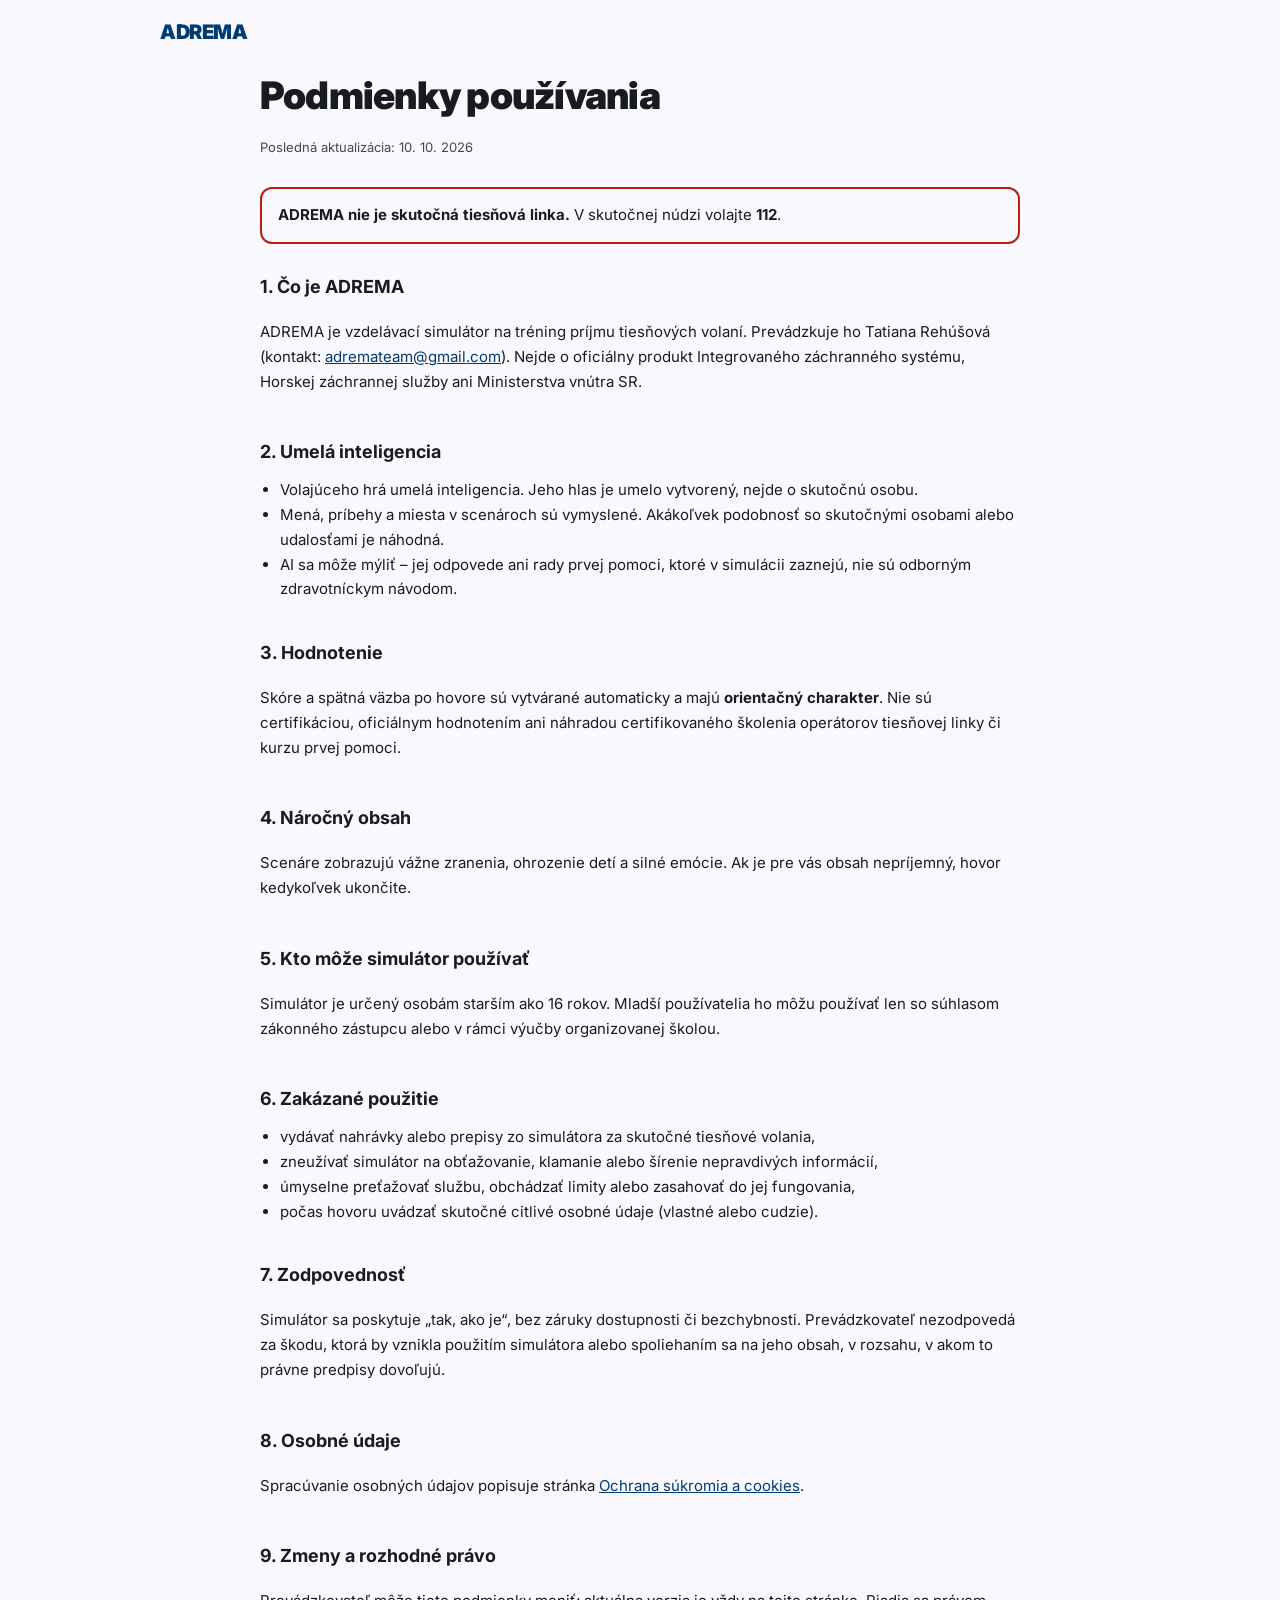
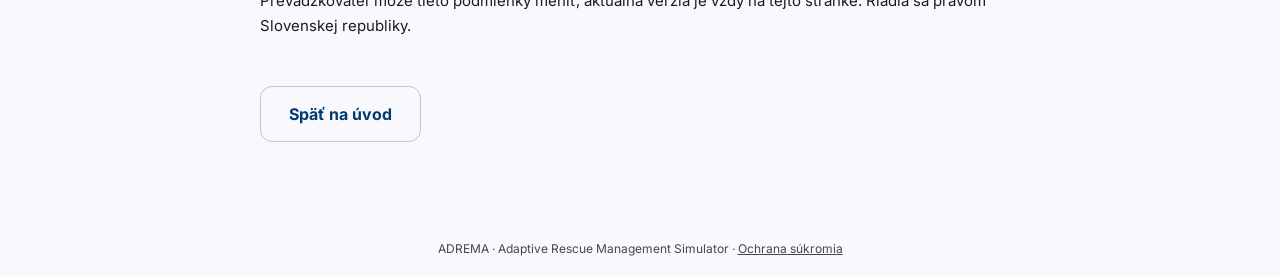
<file: podmienky.html>
<!DOCTYPE html>
<html lang="sk">
<head>
  <meta charset="utf-8" />
  <meta name="viewport" content="width=device-width, initial-scale=1" />
  <title>Podmienky používania – ADREMA</title>
  <link href="https://fonts.googleapis.com/css2?family=Inter:wght@400;500;700;900&display=swap" rel="stylesheet" />
  <link href="site.css" rel="stylesheet" />
  <style>
    main.doc { justify-content: flex-start; align-items: stretch; max-width: 760px; padding-top: 8px; }
    .doc h1 { font-size: clamp(28px, 5vw, 38px); font-weight: 900; letter-spacing: -0.02em; margin: 0 0 6px; }
    .doc h2 { font-size: 18px; margin: 32px 0 8px; }
    .doc p, .doc li { font-size: 15px; line-height: 1.65; color: var(--text); }
    .doc .muted { color: var(--muted); font-size: 13px; }
    .doc ul { padding-left: 20px; margin: 8px 0; }
    .doc a { color: var(--primary); }
    .alert { border: 2px solid var(--accent); border-radius: 12px; padding: 14px 16px; margin: 16px 0 0; }
  </style>
  <script>
    try {
      const theme = localStorage.getItem('theme');
      if (theme === 'dark') document.documentElement.classList.add('dark');
      if (theme === 'light') document.documentElement.classList.add('light');
    } catch (e) { }
  </script>
</head>
<body>
  <header><a class="logo" href="index.html">ADREMA</a></header>

  <main class="doc">
    <h1>Podmienky používania</h1>
    <p class="muted">Posledná aktualizácia: 10. 10. 2026</p>

    <p class="alert"><strong>ADREMA nie je skutočná tiesňová linka.</strong> V skutočnej núdzi volajte <strong>112</strong>.</p>

    <h2>1. Čo je ADREMA</h2>
    <p>ADREMA je vzdelávací simulátor na tréning príjmu tiesňových volaní. Prevádzkuje ho Tatiana Rehúšová
      (kontakt: <a href="mailto:adremateam@gmail.com">adremateam@gmail.com</a>). Nejde o oficiálny produkt
      Integrovaného záchranného systému, Horskej záchrannej služby ani Ministerstva vnútra SR.</p>

    <h2>2. Umelá inteligencia</h2>
    <ul>
      <li>Volajúceho hrá umelá inteligencia. Jeho hlas je umelo vytvorený, nejde o skutočnú osobu.</li>
      <li>Mená, príbehy a miesta v scenároch sú vymyslené. Akákoľvek podobnosť so skutočnými osobami alebo udalosťami je náhodná.</li>
      <li>AI sa môže mýliť – jej odpovede ani rady prvej pomoci, ktoré v simulácii zaznejú, nie sú odborným zdravotníckym návodom.</li>
    </ul>

    <h2>3. Hodnotenie</h2>
    <p>Skóre a spätná väzba po hovore sú vytvárané automaticky a majú <strong>orientačný charakter</strong>. Nie sú certifikáciou,
      oficiálnym hodnotením ani náhradou certifikovaného školenia operátorov tiesňovej linky či kurzu prvej pomoci.</p>

    <h2>4. Náročný obsah</h2>
    <p>Scenáre zobrazujú vážne zranenia, ohrozenie detí a silné emócie. Ak je pre vás obsah nepríjemný, hovor kedykoľvek ukončite.</p>

    <h2>5. Kto môže simulátor používať</h2>
    <p>Simulátor je určený osobám starším ako 16 rokov. Mladší používatelia ho môžu používať len so súhlasom zákonného
      zástupcu alebo v rámci výučby organizovanej školou.</p>

    <h2>6. Zakázané použitie</h2>
    <ul>
      <li>vydávať nahrávky alebo prepisy zo simulátora za skutočné tiesňové volania,</li>
      <li>zneužívať simulátor na obťažovanie, klamanie alebo šírenie nepravdivých informácií,</li>
      <li>úmyselne preťažovať službu, obchádzať limity alebo zasahovať do jej fungovania,</li>
      <li>počas hovoru uvádzať skutočné citlivé osobné údaje (vlastné alebo cudzie).</li>
    </ul>

    <h2>7. Zodpovednosť</h2>
    <p>Simulátor sa poskytuje „tak, ako je“, bez záruky dostupnosti či bezchybnosti. Prevádzkovateľ nezodpovedá za škodu,
      ktorá by vznikla použitím simulátora alebo spoliehaním sa na jeho obsah, v rozsahu, v akom to právne predpisy dovoľujú.</p>

    <h2>8. Osobné údaje</h2>
    <p>Spracúvanie osobných údajov popisuje stránka <a href="sukromie.html">Ochrana súkromia a cookies</a>.</p>

    <h2>9. Zmeny a rozhodné právo</h2>
    <p>Prevádzkovateľ môže tieto podmienky meniť; aktuálna verzia je vždy na tejto stránke. Riadia sa právom Slovenskej republiky.</p>

    <p style="margin-top:32px"><a class="btn secondary" href="index.html">Späť na úvod</a></p>
  </main>

  <footer>ADREMA · Adaptive Rescue Management Simulator · <a href="sukromie.html" style="color:inherit">Ochrana súkromia</a></footer>
</body>
</html>
</file>
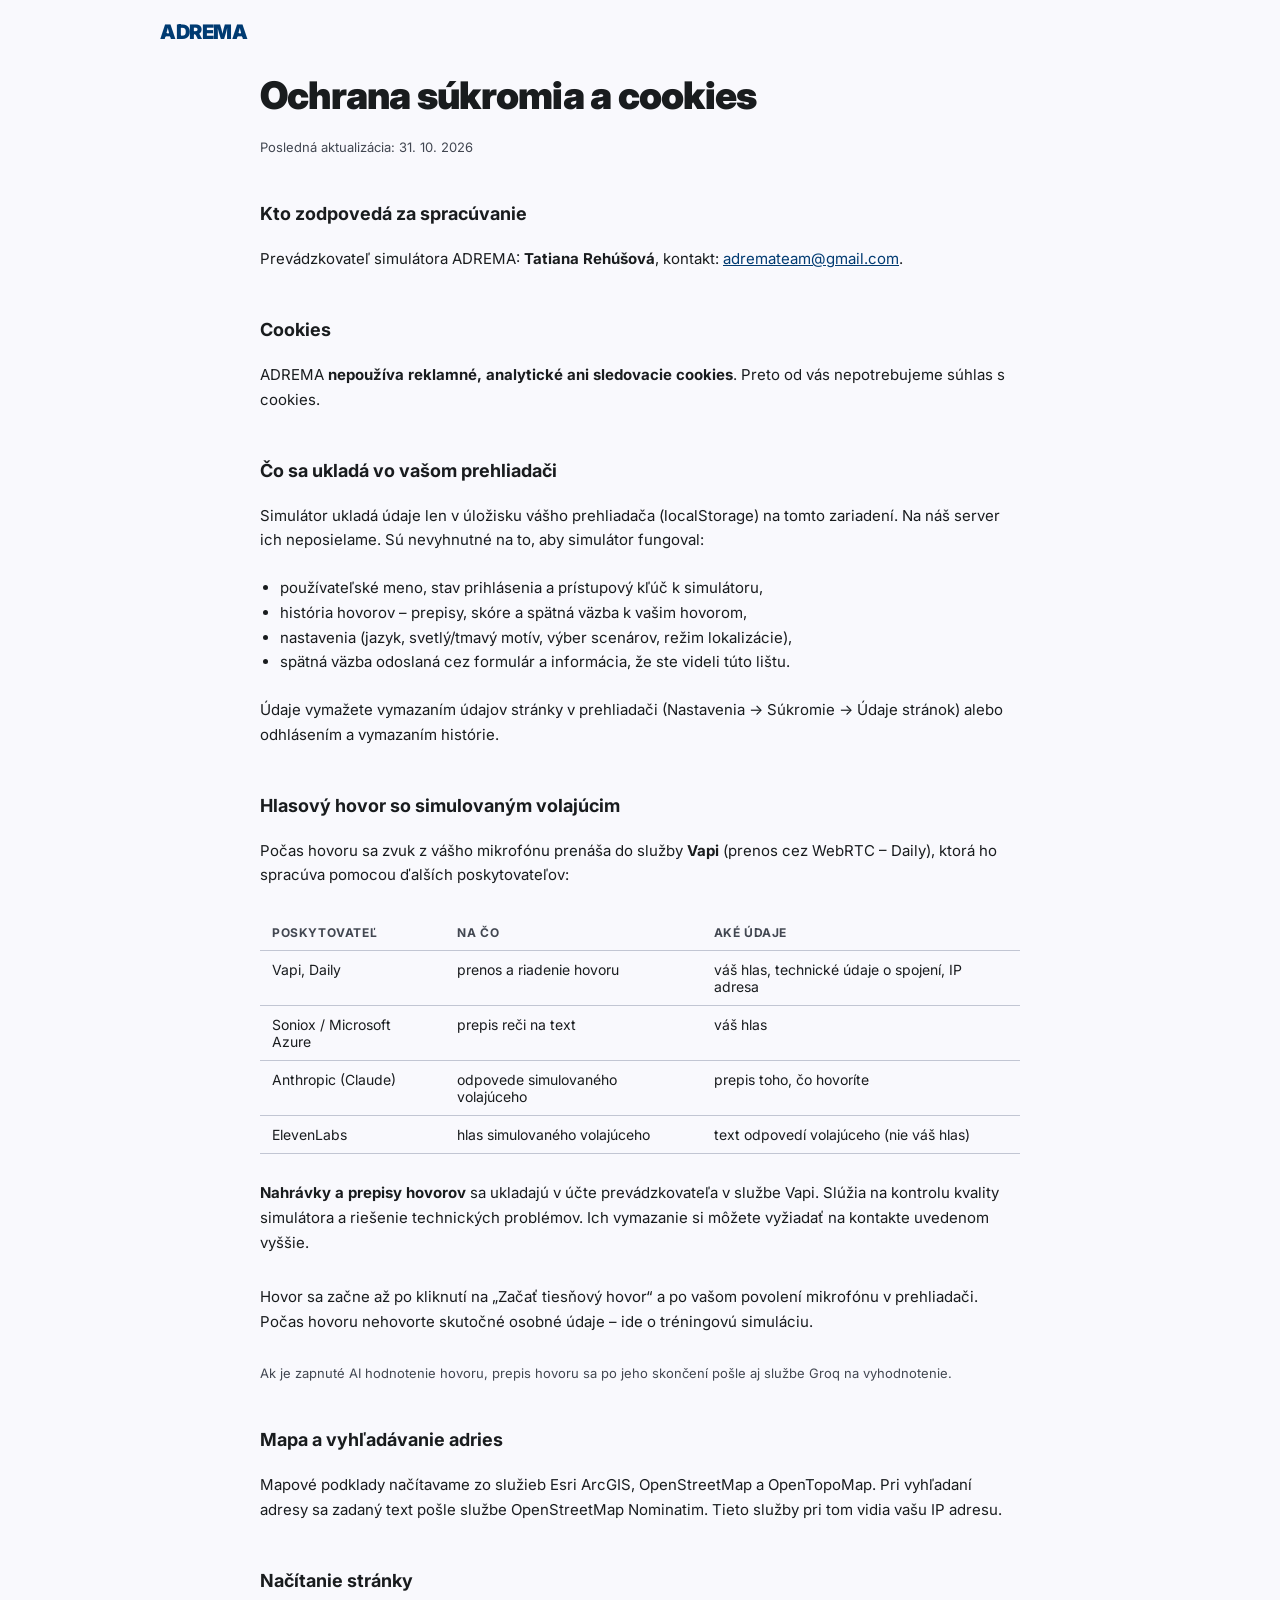
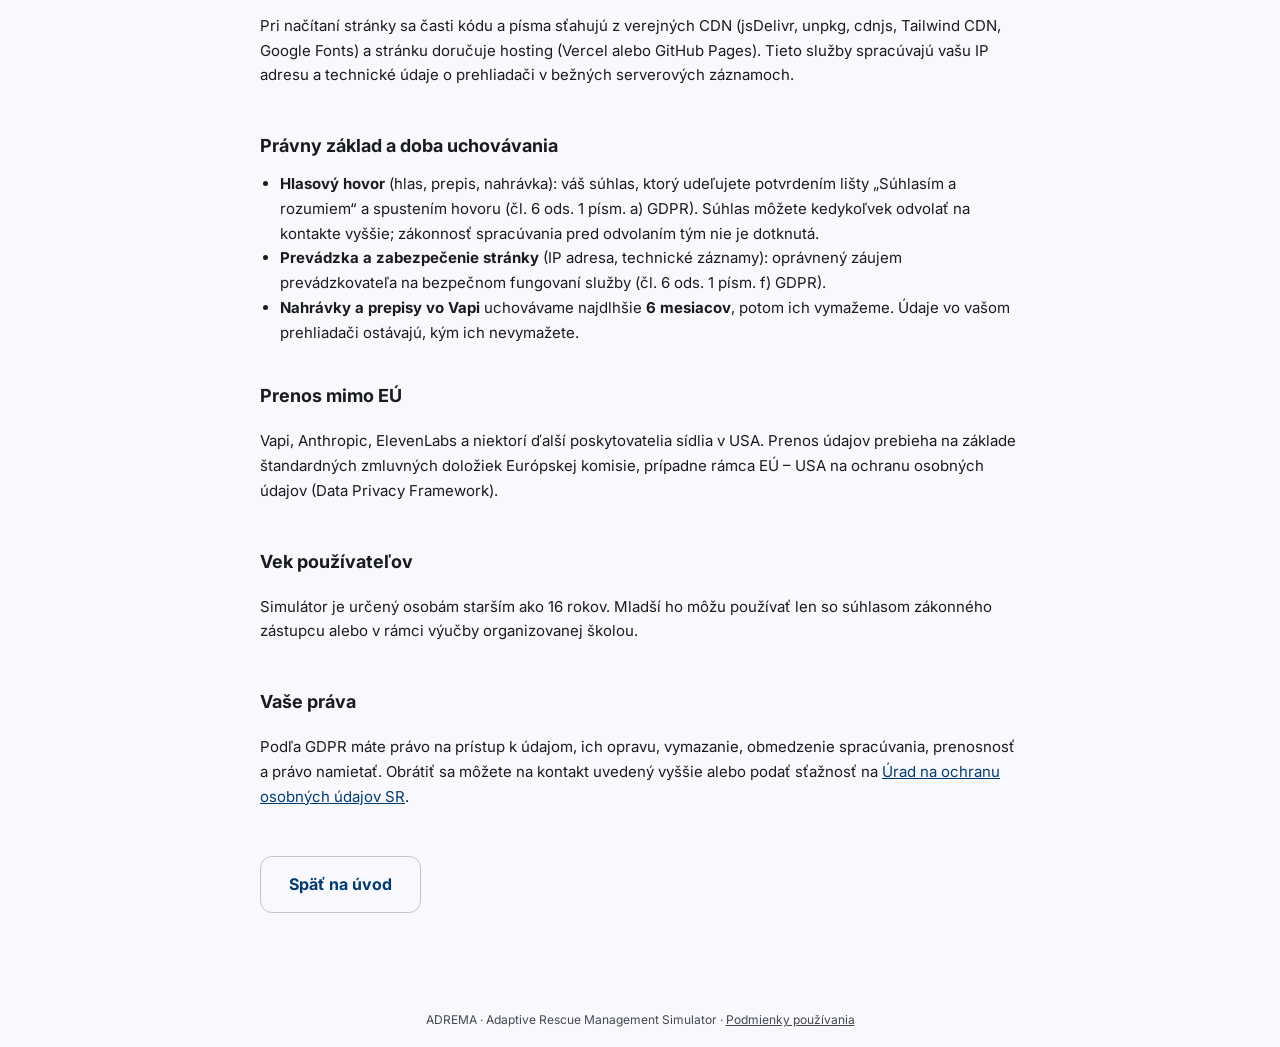
<file: sukromie.html>
<!DOCTYPE html>
<html lang="sk">
<head>
  <meta charset="utf-8" />
  <meta name="viewport" content="width=device-width, initial-scale=1" />
  <title>Ochrana súkromia – ADREMA</title>
  <link href="https://fonts.googleapis.com/css2?family=Inter:wght@400;500;700;900&display=swap" rel="stylesheet" />
  <link href="site.css" rel="stylesheet" />
  <style>
    main.doc { justify-content: flex-start; align-items: stretch; max-width: 760px; padding-top: 8px; }
    .doc h1 { font-size: clamp(28px, 5vw, 38px); font-weight: 900; letter-spacing: -0.02em; margin: 0 0 6px; }
    .doc h2 { font-size: 18px; margin: 32px 0 8px; }
    .doc p, .doc li { font-size: 15px; line-height: 1.65; color: var(--text); }
    .doc .muted { color: var(--muted); font-size: 13px; }
    .doc ul { padding-left: 20px; margin: 8px 0; }
    .doc a { color: var(--primary); }
    .table-wrap { overflow-x: auto; margin: 12px 0; }
    table { border-collapse: collapse; width: 100%; font-size: 14px; }
    th, td { text-align: left; vertical-align: top; padding: 10px 12px; border-bottom: 1px solid var(--border); }
    th { font-size: 12px; text-transform: uppercase; letter-spacing: 0.05em; color: var(--muted); }
  </style>
  <script>
    try {
      const theme = localStorage.getItem('theme');
      if (theme === 'dark') document.documentElement.classList.add('dark');
      if (theme === 'light') document.documentElement.classList.add('light');
    } catch (e) { }
  </script>
</head>
<body>
  <header><a class="logo" href="index.html">ADREMA</a></header>

  <main class="doc">
    <h1>Ochrana súkromia a cookies</h1>
    <p class="muted">Posledná aktualizácia: 31. 10. 2026</p>

    <h2>Kto zodpovedá za spracúvanie</h2>
    <p>Prevádzkovateľ simulátora ADREMA: <strong>Tatiana Rehúšová</strong>,
      kontakt: <a href="mailto:adremateam@gmail.com">adremateam@gmail.com</a>.</p>

    <h2>Cookies</h2>
    <p>ADREMA <strong>nepoužíva reklamné, analytické ani sledovacie cookies</strong>. Preto od vás nepotrebujeme súhlas s cookies.</p>

    <h2>Čo sa ukladá vo vašom prehliadači</h2>
    <p>Simulátor ukladá údaje len v úložisku vášho prehliadača (localStorage) na tomto zariadení. Na náš server ich neposielame.
      Sú nevyhnutné na to, aby simulátor fungoval:</p>
    <ul>
      <li>používateľské meno, stav prihlásenia a prístupový kľúč k simulátoru,</li>
      <li>história hovorov – prepisy, skóre a spätná väzba k vašim hovorom,</li>
      <li>nastavenia (jazyk, svetlý/tmavý motív, výber scenárov, režim lokalizácie),</li>
      <li>spätná väzba odoslaná cez formulár a informácia, že ste videli túto lištu.</li>
    </ul>
    <p>Údaje vymažete vymazaním údajov stránky v prehliadači (Nastavenia → Súkromie → Údaje stránok) alebo odhlásením a vymazaním histórie.</p>

    <h2>Hlasový hovor so simulovaným volajúcim</h2>
    <p>Počas hovoru sa zvuk z vášho mikrofónu prenáša do služby <strong>Vapi</strong> (prenos cez WebRTC – Daily), ktorá ho spracúva pomocou ďalších poskytovateľov:</p>
    <div class="table-wrap">
      <table>
        <thead><tr><th>Poskytovateľ</th><th>Na čo</th><th>Aké údaje</th></tr></thead>
        <tbody>
          <tr><td>Vapi, Daily</td><td>prenos a riadenie hovoru</td><td>váš hlas, technické údaje o spojení, IP adresa</td></tr>
          <tr><td>Soniox / Microsoft Azure</td><td>prepis reči na text</td><td>váš hlas</td></tr>
          <tr><td>Anthropic (Claude)</td><td>odpovede simulovaného volajúceho</td><td>prepis toho, čo hovoríte</td></tr>
          <tr><td>ElevenLabs</td><td>hlas simulovaného volajúceho</td><td>text odpovedí volajúceho (nie váš hlas)</td></tr>
        </tbody>
      </table>
    </div>
    <p><strong>Nahrávky a prepisy hovorov</strong> sa ukladajú v účte prevádzkovateľa v službe Vapi. Slúžia na kontrolu kvality
      simulátora a riešenie technických problémov. Ich vymazanie si môžete vyžiadať na kontakte uvedenom vyššie.</p>
    <p>Hovor sa začne až po kliknutí na „Začať tiesňový hovor“ a po vašom povolení mikrofónu v prehliadači.
      Počas hovoru nehovorte skutočné osobné údaje – ide o tréningovú simuláciu.</p>
    <p class="muted">Ak je zapnuté AI hodnotenie hovoru, prepis hovoru sa po jeho skončení pošle aj službe Groq na vyhodnotenie.</p>

    <h2>Mapa a vyhľadávanie adries</h2>
    <p>Mapové podklady načítavame zo služieb Esri ArcGIS, OpenStreetMap a OpenTopoMap. Pri vyhľadaní adresy sa zadaný text
      pošle službe OpenStreetMap Nominatim. Tieto služby pri tom vidia vašu IP adresu.</p>

    <h2>Načítanie stránky</h2>
    <p>Pri načítaní stránky sa časti kódu a písma sťahujú z verejných CDN (jsDelivr, unpkg, cdnjs, Tailwind CDN, Google Fonts)
      a stránku doručuje hosting (Vercel alebo GitHub Pages). Tieto služby spracúvajú vašu IP adresu a technické údaje
      o prehliadači v bežných serverových záznamoch.</p>

    <h2>Právny základ a doba uchovávania</h2>
    <ul>
      <li><strong>Hlasový hovor</strong> (hlas, prepis, nahrávka): váš súhlas, ktorý udeľujete potvrdením lišty
        „Súhlasím a rozumiem“ a spustením hovoru (čl. 6 ods. 1 písm. a) GDPR). Súhlas môžete kedykoľvek odvolať
        na kontakte vyššie; zákonnosť spracúvania pred odvolaním tým nie je dotknutá.</li>
      <li><strong>Prevádzka a zabezpečenie stránky</strong> (IP adresa, technické záznamy): oprávnený záujem prevádzkovateľa
        na bezpečnom fungovaní služby (čl. 6 ods. 1 písm. f) GDPR).</li>
      <li><strong>Nahrávky a prepisy vo Vapi</strong> uchovávame najdlhšie <strong>6 mesiacov</strong>, potom ich vymažeme.
        Údaje vo vašom prehliadači ostávajú, kým ich nevymažete.</li>
    </ul>

    <h2>Prenos mimo EÚ</h2>
    <p>Vapi, Anthropic, ElevenLabs a niektorí ďalší poskytovatelia sídlia v USA. Prenos údajov prebieha na základe
      štandardných zmluvných doložiek Európskej komisie, prípadne rámca EÚ – USA na ochranu osobných údajov (Data Privacy Framework).</p>

    <h2>Vek používateľov</h2>
    <p>Simulátor je určený osobám starším ako 16 rokov. Mladší ho môžu používať len so súhlasom zákonného zástupcu
      alebo v rámci výučby organizovanej školou.</p>

    <h2>Vaše práva</h2>
    <p>Podľa GDPR máte právo na prístup k údajom, ich opravu, vymazanie, obmedzenie spracúvania, prenosnosť a právo namietať.
      Obrátiť sa môžete na kontakt uvedený vyššie alebo podať sťažnosť na
      <a href="https://dataprotection.gov.sk" rel="noopener">Úrad na ochranu osobných údajov SR</a>.</p>

    <p style="margin-top:32px"><a class="btn secondary" href="index.html">Späť na úvod</a></p>
  </main>

  <footer>ADREMA · Adaptive Rescue Management Simulator · <a href="podmienky.html" style="color:inherit">Podmienky používania</a></footer>
</body>
</html>
</file>
<file: site.css>
/* Spoločný vzhľad pre index, login, onboarding a feedback (rovnaké farby ako simulátor) */
:root {
  --primary: #003b72;
  --primary-hover: #00529b;
  --bg: #f9f9fd;
  --text: #191c1e;
  --muted: #424751;
  --card: #ffffff;
  --border: #c2c6d3;
  --field: #edeef1;
  --accent: #ba1a1a;
  --ok: #1b6e3a;
  color-scheme: light;
}
@media (prefers-color-scheme: dark) {
  :root:not(.light) { --primary: #a6c8ff; --primary-hover: #d5e3ff; --bg: #111418; --text: #e2e2e6; --muted: #c2c6d3; --card: #1c2026; --border: #2e3440; --field: #262b33; --accent: #ffb4ab; --ok: #7ddc9a; color-scheme: dark; }
}
:root.dark { --primary: #a6c8ff; --primary-hover: #d5e3ff; --bg: #111418; --text: #e2e2e6; --muted: #c2c6d3; --card: #1c2026; --border: #2e3440; --field: #262b33; --accent: #ffb4ab; --ok: #7ddc9a; color-scheme: dark; }

* { box-sizing: border-box; }
body {
  margin: 0;
  min-height: 100vh;
  display: flex;
  flex-direction: column;
  background: var(--bg);
  color: var(--text);
  font-family: 'Inter', -apple-system, BlinkMacSystemFont, 'Segoe UI', sans-serif;
  padding: 0 20px;
}
header { padding: 20px 0; max-width: 960px; width: 100%; margin: 0 auto; }
.logo { font-weight: 900; font-size: 20px; letter-spacing: -0.02em; color: var(--primary); text-decoration: none; }
main {
  flex: 1;
  display: flex;
  flex-direction: column;
  align-items: center;
  justify-content: center;
  width: 100%;
  max-width: 640px;
  margin: 0 auto;
  padding: 40px 0 64px;
}
footer { text-align: center; font-size: 12px; color: var(--muted); padding: 20px 0; }
.material-symbols-outlined { font-family: 'Material Symbols Outlined'; font-weight: normal; font-style: normal; line-height: 1; display: inline-block; }

.badge {
  display: inline-flex; align-items: center; gap: 6px;
  font-size: 12px; font-weight: 700; letter-spacing: 0.08em; text-transform: uppercase;
  color: var(--accent);
  margin-bottom: 20px;
}
.badge .material-symbols-outlined { font-size: 18px; font-variation-settings: 'FILL' 1; }

.btn {
  display: inline-flex; align-items: center; justify-content: center; gap: 10px;
  background: var(--primary);
  color: var(--bg);
  font: inherit; font-size: 16px; font-weight: 700;
  padding: 14px 28px;
  border: 0; border-radius: 12px;
  text-decoration: none;
  cursor: pointer;
  transition: background 0.15s, transform 0.1s;
}
.btn:hover { background: var(--primary-hover); }
.btn:active { transform: scale(0.97); }
.btn:focus-visible { outline: 3px solid var(--primary-hover); outline-offset: 3px; }
.btn .material-symbols-outlined { font-variation-settings: 'FILL' 1; }
.btn.secondary { background: transparent; color: var(--primary); border: 1px solid var(--border); }
.btn.secondary:hover { background: var(--field); }

.card {
  width: 100%;
  background: var(--card);
  border: 1px solid var(--border);
  border-radius: 16px;
  padding: 28px;
}
.card h1 { font-size: 26px; font-weight: 900; letter-spacing: -0.02em; margin: 0 0 6px; }
.card p.sub { margin: 0 0 22px; color: var(--muted); font-size: 14px; line-height: 1.5; }

label.field { display: block; font-size: 12px; font-weight: 700; color: var(--muted); margin: 0 0 6px; }
input, select, textarea {
  width: 100%;
  font: inherit; font-size: 15px;
  color: var(--text);
  background: var(--field);
  border: 1px solid transparent;
  border-radius: 10px;
  padding: 12px 14px;
  margin-bottom: 16px;
}
input:focus, select:focus, textarea:focus { outline: none; border-color: var(--primary); }
textarea { resize: vertical; min-height: 120px; }
.note { font-size: 12px; color: var(--muted); line-height: 1.5; margin-top: 14px; }
.msg-ok { color: var(--ok); font-weight: 700; }
.row { display: flex; flex-wrap: wrap; gap: 10px; }
</file>
